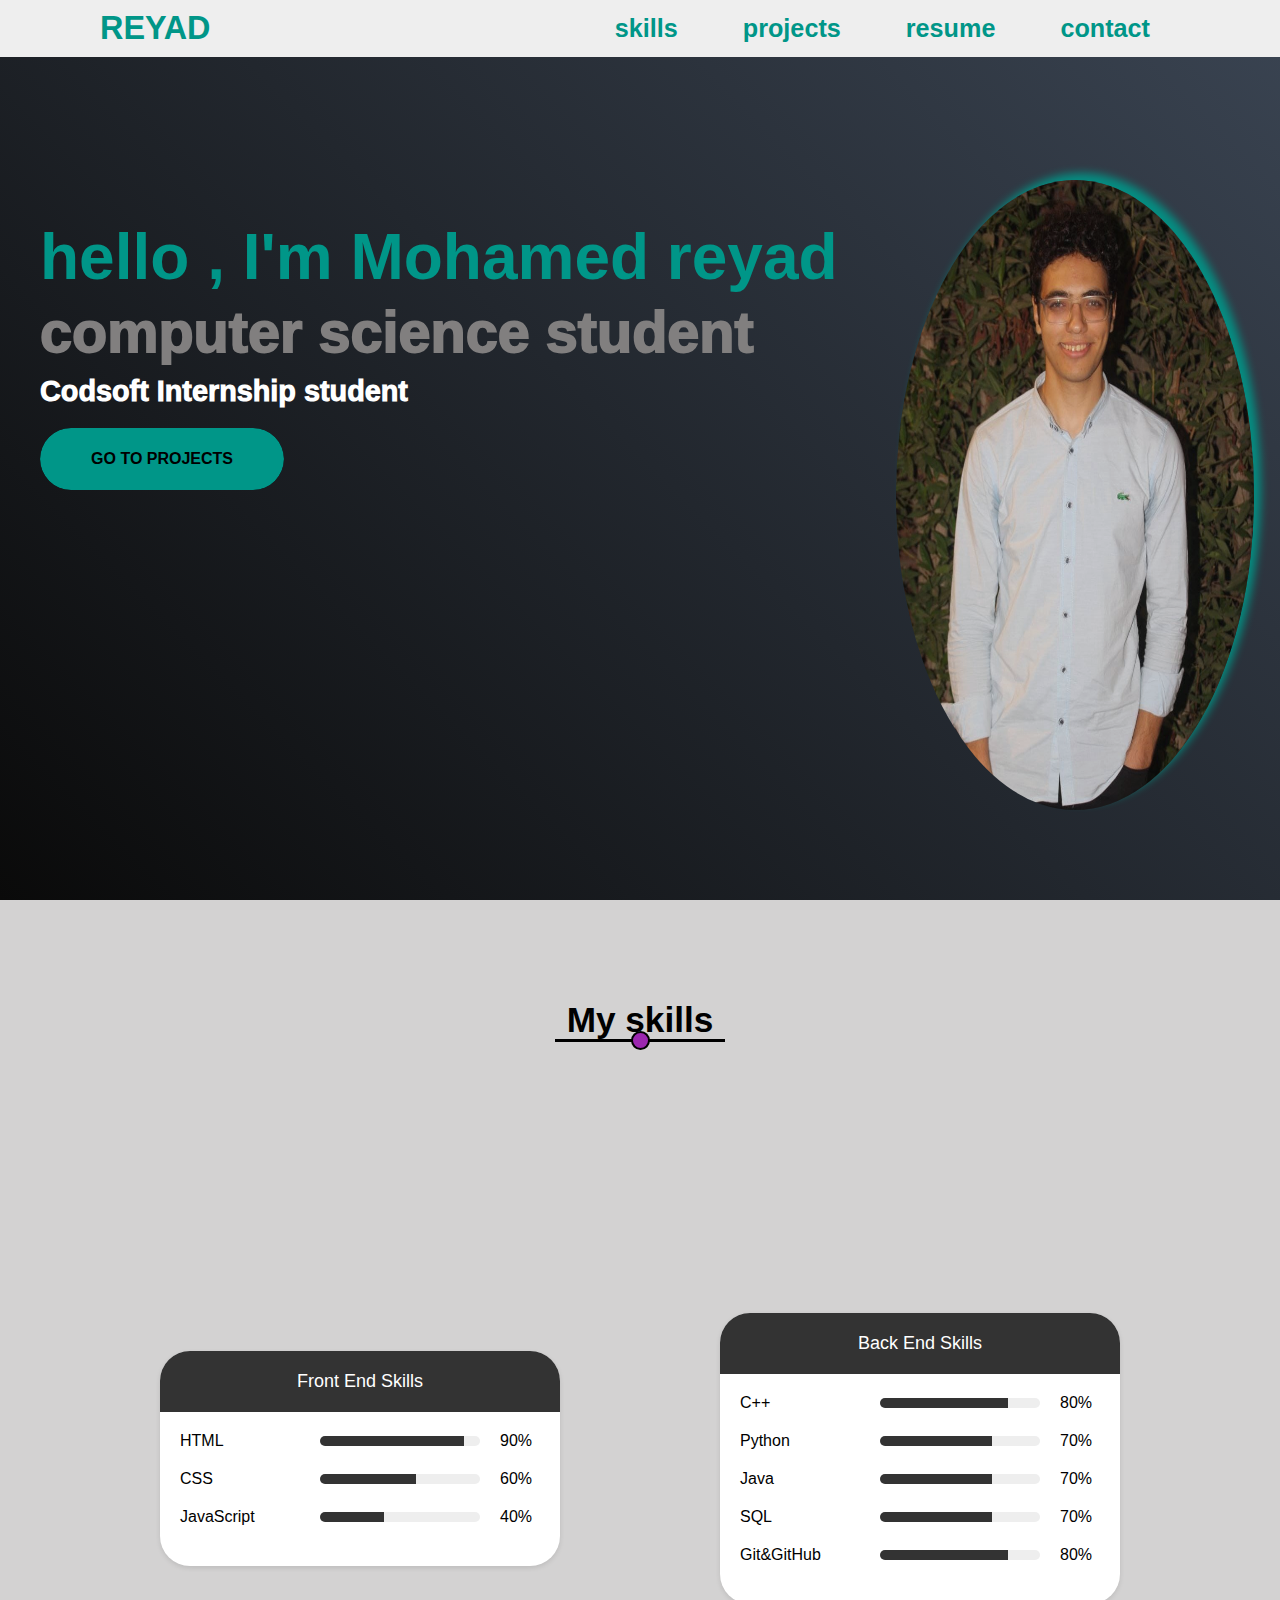
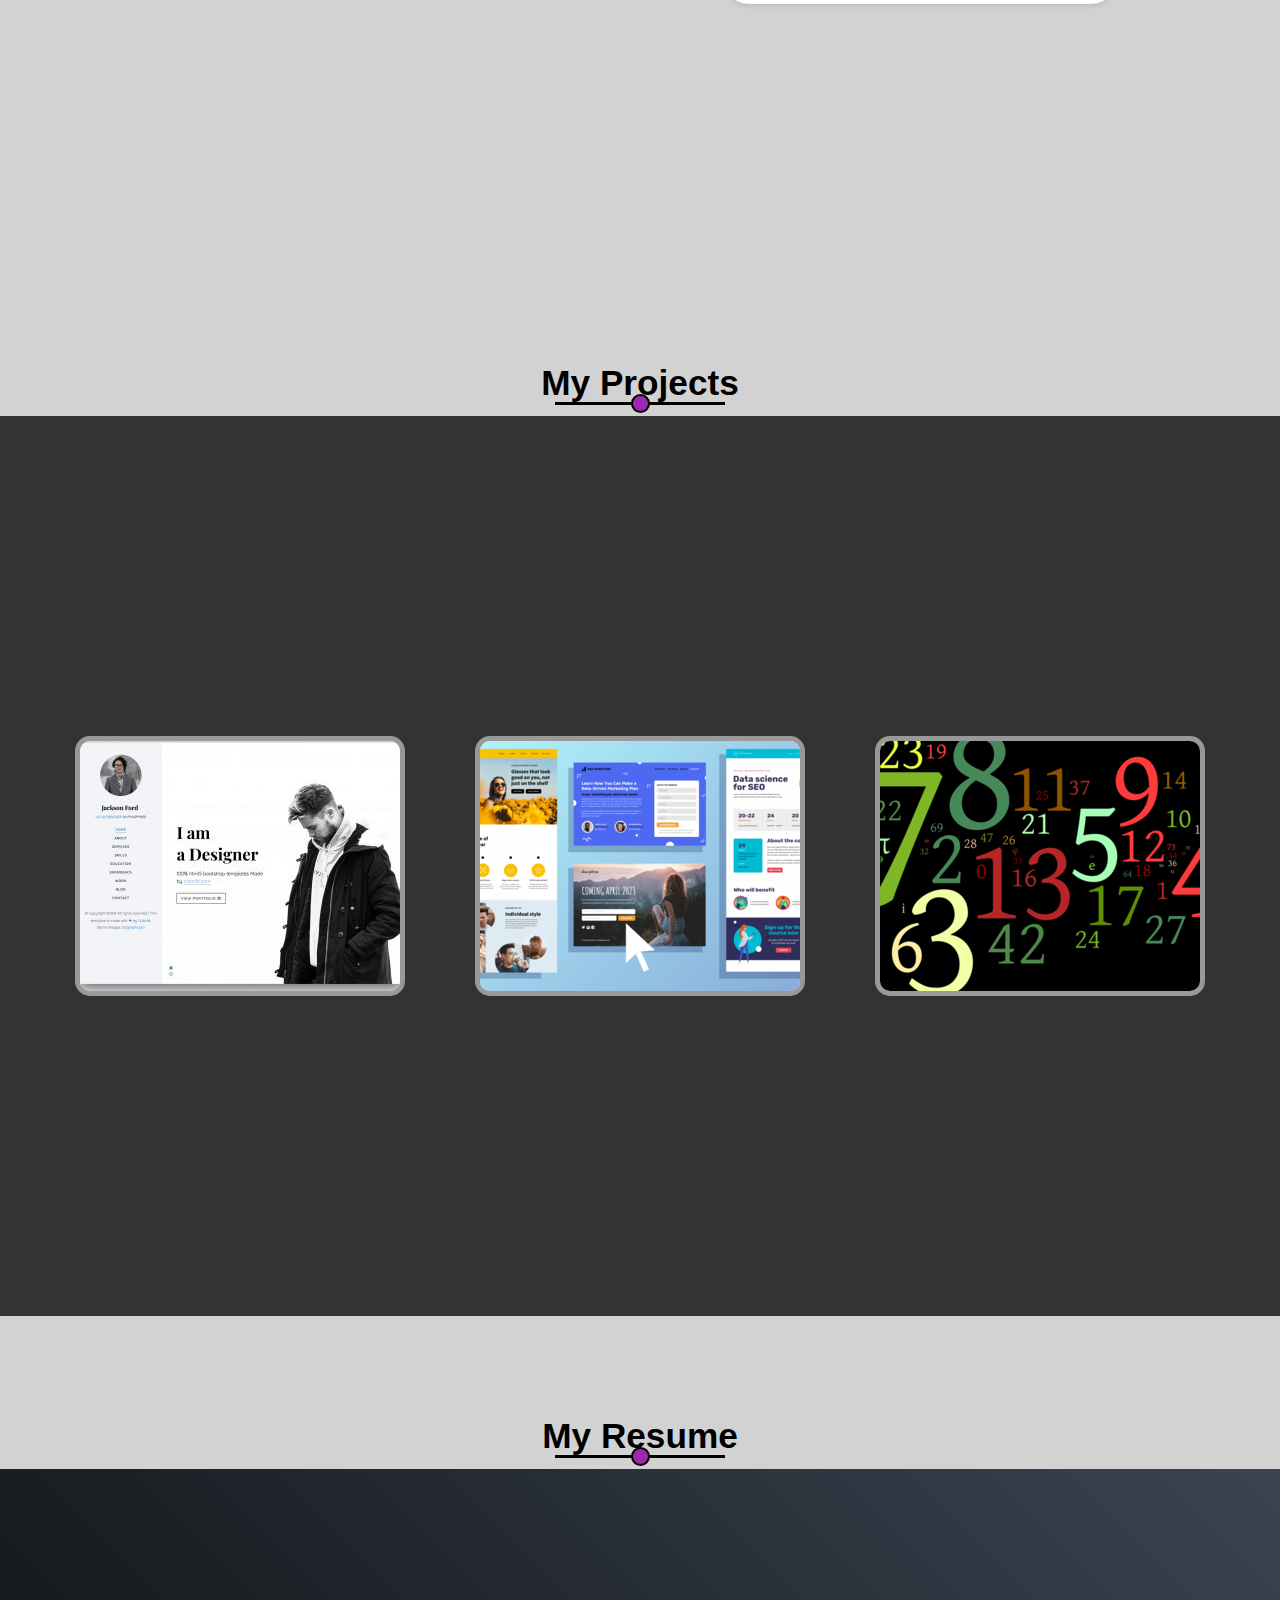
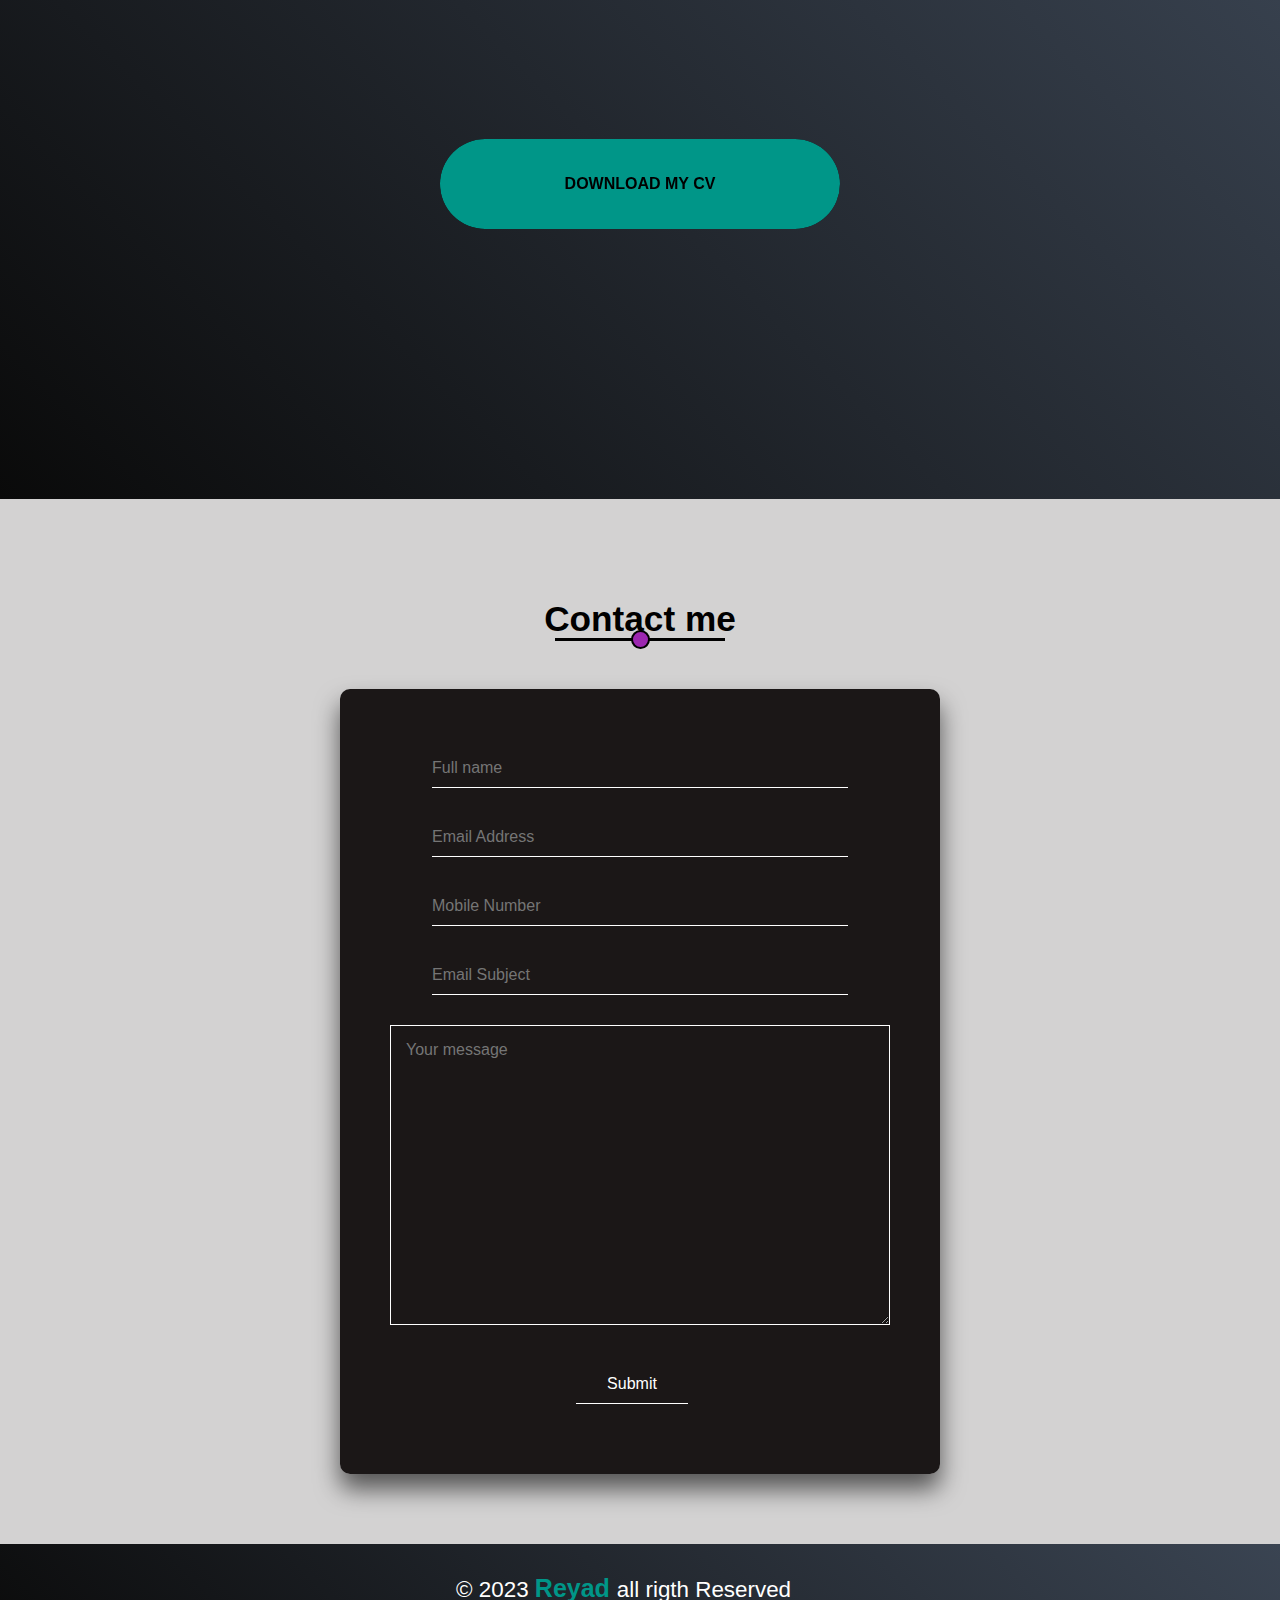
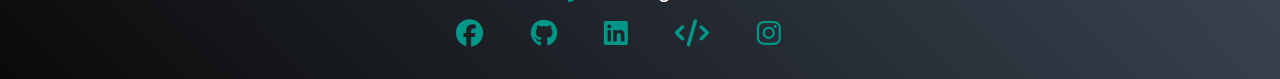
<file: Task 1 (PORTFOLIO)/index.html>
<!DOCTYPE html>
<html lang="en">
<head>
    <meta charset="UTF-8">
    <meta name="viewport" content="width=device-width, initial-scale=1.0">
    <title>Internship Portofolio</title>
    <link rel="stylesheet" href="https://cdnjs.cloudflare.com/ajax/libs/font-awesome/6.4.0/css/all.min.css">
    <link rel="stylesheet" href="css/style.css">
</head>
<body>
<!--start header section  -->
    <div class="container">
        <header class="header" >
            <div class="logo"> <a href="#">Reyad</a></div>
            <div class="nav">
                <a href="#skills">skills</a>
                <a href="#projects">projects</a>
                <a href="#resume">resume</a>
                <a href="#contact">contact</a>
            </div>
        </header>
    </div>

<!-- end header section -->


<!-- start main body section -->
    <div class="container main-body-container">
        <section class="main-body" >
            <div class="main-body-content" >
                <h2>hello , I'm Mohamed reyad <br> <div>computer science student</div></h2>
                <h3>Codsoft Internship student </h3>
                <a href="#projects"> 
                    <button class="btn">
                        <div class="original">Go To Projects </div>
                        <div class="words">
                        <span>GO</span>
                        <span> To </span>
                        <span>Projects</span>
                        </div>
                    </button>
                </a>
            </div>
        </section>
        <div class="personal-photo">
            <img src="items/personal-photooriginal.jpg" alt="">
        </div>
    </div>

<!-- end main body section -->



<!-- start skills section -->
    <div class="container"   id="skills">
        <div class="title"> My skills </div>
        <div class="skills-container">
            <div class="card">
                <div class="header">Front End Skills</div>
                <div class="body">
                    <div class="skill">
                        <div class="skill-name">HTML</div>
                        <div class="skill-level">
                            <div class="skill-percent" style="width: 90%"></div>
                        </div>
                        <div class="skill-percent-number">90%</div>
                    </div>
                    <div class="skill">
                        <div class="skill-name">CSS</div>
                        <div class="skill-level">
                            <div class="skill-percent" style="width: 60%"></div>
                        </div>
                        <div class="skill-percent-number">60%</div>
                    </div>
                    <div class="skill">
                        <div class="skill-name">JavaScript</div>
                        <div class="skill-level">
                            <div class="skill-percent" style="width: 40%"></div>
                        </div>
                        <div class="skill-percent-number">40%</div>
                    </div>
                </div>
            </div>
            <div class="card">
                <div class="header">Back End Skills</div>
                <div class="body">
                    <div class="skill">
                        <div class="skill-name">C++</div>
                        <div class="skill-level">
                            <div class="skill-percent" style="width: 80%"></div>
                        </div>
                        <div class="skill-percent-number">80%</div>
                    </div>
                    <div class="skill">
                        <div class="skill-name">Python</div>
                        <div class="skill-level">
                            <div class="skill-percent" style="width: 70%"></div>
                        </div>
                        <div class="skill-percent-number">70%</div>
                    </div>
                    <div class="skill">
                        <div class="skill-name">Java</div>
                        <div class="skill-level">
                            <div class="skill-percent" style="width: 70%"></div>
                        </div>
                        <div class="skill-percent-number">70%</div>
                    </div>
                    <div class="skill">
                        <div class="skill-name">SQL</div>
                        <div class="skill-level">
                            <div class="skill-percent" style="width: 70%"></div>
                        </div>
                        <div class="skill-percent-number">70%</div>
                    </div>
                    <div class="skill">
                        <div class="skill-name">Git&GitHub</div>
                        <div class="skill-level">
                            <div class="skill-percent" style="width: 80%"></div>
                        </div>
                        <div class="skill-percent-number">80%</div>
                    </div>
                </div>
            </div>
        </div>
    </div>    
<!-- end skills section -->



<!-- start projects section -->

<div class="container" id="projects" >
    <div class="title"> My Projects </div>
    <div class="projects-content">
        <div class="project-card" >
            <div class="cover">
            <img src="items/protofolio.jpg" alt="">
            </div>
            <div class="project-card__content">
                <p class="project-card__title"><a href="../main project 1/index.html" target="_blank">My PORTFOLIO</a></p>
                <p class="project-card__description">My Portofolio built by me using html and css </p>
                <p class="link"> <a href="">Project on GitHub</a></p>
            </div>
        </div>

        <div class="project-card">
            <div class="cover">
                <img src="items/Landing-Page_20.png" alt="">
            </div>
            <div class="project-card__content">
                <p class="project-card__title"><a href="/index.html" target="_blank">LANDING PAGE</a></p>
                <p class="project-card__description">LANDING PAGE built by me using html and css </p>
                <p class="link"> <a href="">Project on GitHub</a></p>
            </div>
        </div>
        
        <div class="project-card">
            <div class="cover">
                <img src="items/calc.png" alt="">
            </div>
            <div class="project-card__content">
                <p class="project-card__title"><a href="../main project 2/calculator.html" target="_blank">CALCULATOR</a></p>
                <p class="project-card__description">CALCULATORbuilt by me using html ,css and JavaScript </p>
                <p class="link"> <a href="">Project on GitHub</a></p>
            </div>
        </div>
    </div>
</div>

<!-- end projects section -->

<!-- start resume section -->

<div class ="container" id="resume">
    <h2 class="title">My Resume</h2>
    <div class="resume-content" >
            <div class="link">
                <a href="https://drive.google.com/file/d/18yGcmV97BNtu0Lc50DoN0EgdN8OPWhpL/view?usp=drive_link"target="_blank">
                    <button class="btn">
                        <div class="original">Download My CV</div>
                        <div class="words">
                            <span>Download</span>
                            <span>My </span>
                            <span>CV</span>
                        </div>
                    </button>
                </a>
            </div>
    </div>
</div>


<!-- end resume section -->


<!-- start contact section -->

<div class="container" id="contact">
    <h2 class="title">Contact me</h2>
        <div class="contact-content" >
            <div class="Contactme-box">
                <form action="mailto:moreyad06@gmail.com" method="post" enctype="text/plain">
                    <div class="user-box">
                        <label>Fullname</label>
                        <input type="text" name="Fullname" required="" placeholder="Full name">
                    </div>
                    <div class="user-box">
                        <label>Email Address</label>
                        <input type="email" name="EmailAddress" required="" placeholder="Email Address">
                    </div>
                    <div class="user-box">
                        <label>Mobile Number</label>
                        <input type="tel" name="MobileNumber" required="" placeholder="Mobile Number">
                    </div>
                    <div class="user-box">
                        <label>Email Subject</label>
                        <input type="text" name="EmailSubject" required="" placeholder="Email Subject">
                    </div>
                    <div class="user-box textbox">
                        <label>Your message</label>
                        <textarea name="Yourmessage" id=""  placeholder="Your message"></textarea>
                    </div>
                        <div class="user-box submit">
                            <label></label>
                            <input type="submit" name="" id="">
                        </div>
                </form>
            </div>
        </div>
</div>


<!-- end contact section -->


<!-- start footer -->
<div class="footer">
    <div class="footer-content">
        <div class="foot-info"> &copy; 2023 <span> Reyad </span> all rigth Reserved</div>
        <div class="scoial-icons">
        <a href="https://www.facebook.com/mohamed.reyad.10/" target="_blank"><i class="fa-brands fa-facebook"></i></a>
        <a href="https://github.com/reyad-7" target="_blank"><i class="fa-brands fa-github"></i></a>
        <a href="https://www.linkedin.com/in/mohamed-a-reyad-914292240" target="_blank"><i
                class="fa-brands fa-linkedin"></i></a>
        <a href="https://codeforces.com/profile/mreyad66" target="_blank"><i class="fa-solid fa-code"></i></a>
        <a href="www.instgram.com" target="_blank"><i class="fa-brands fa-instagram"></i></i></a>
        </div>
    </div>
</div>

<!-- end footer -->
</body>
</html>
</file>
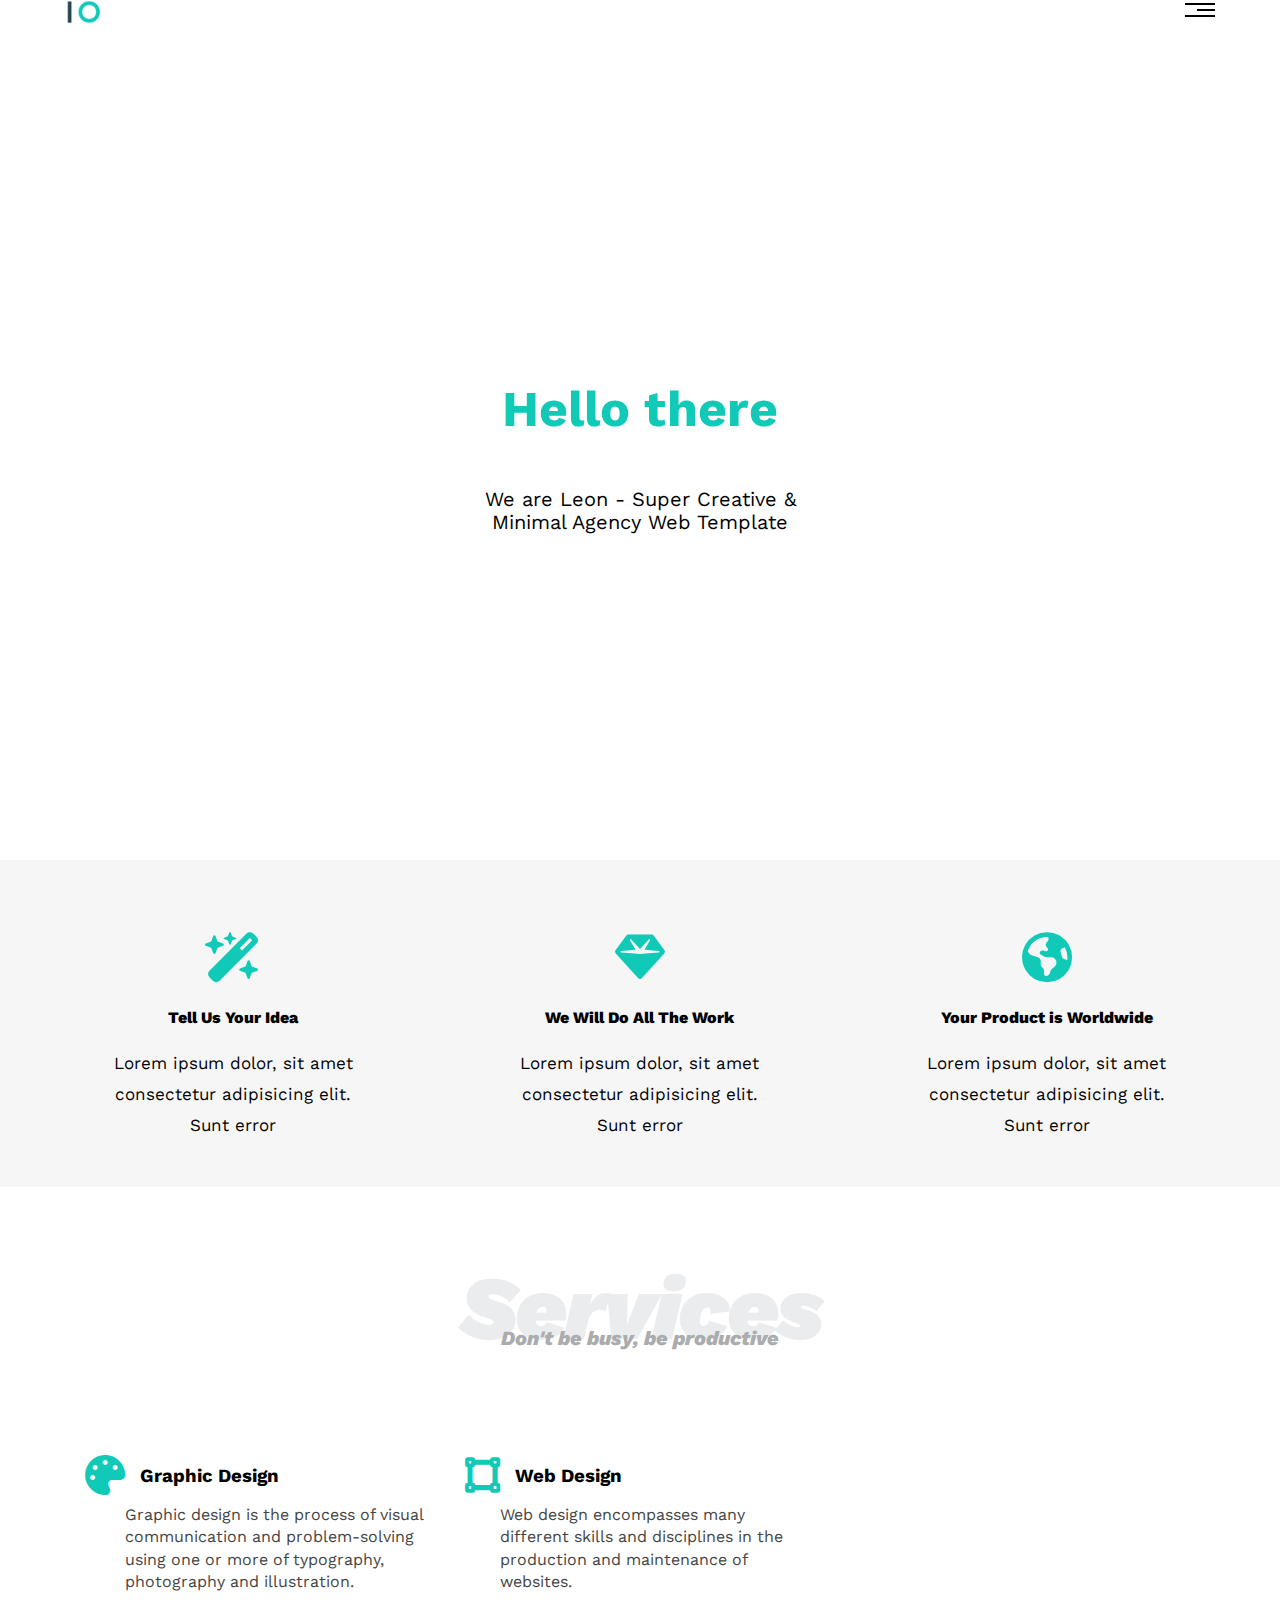
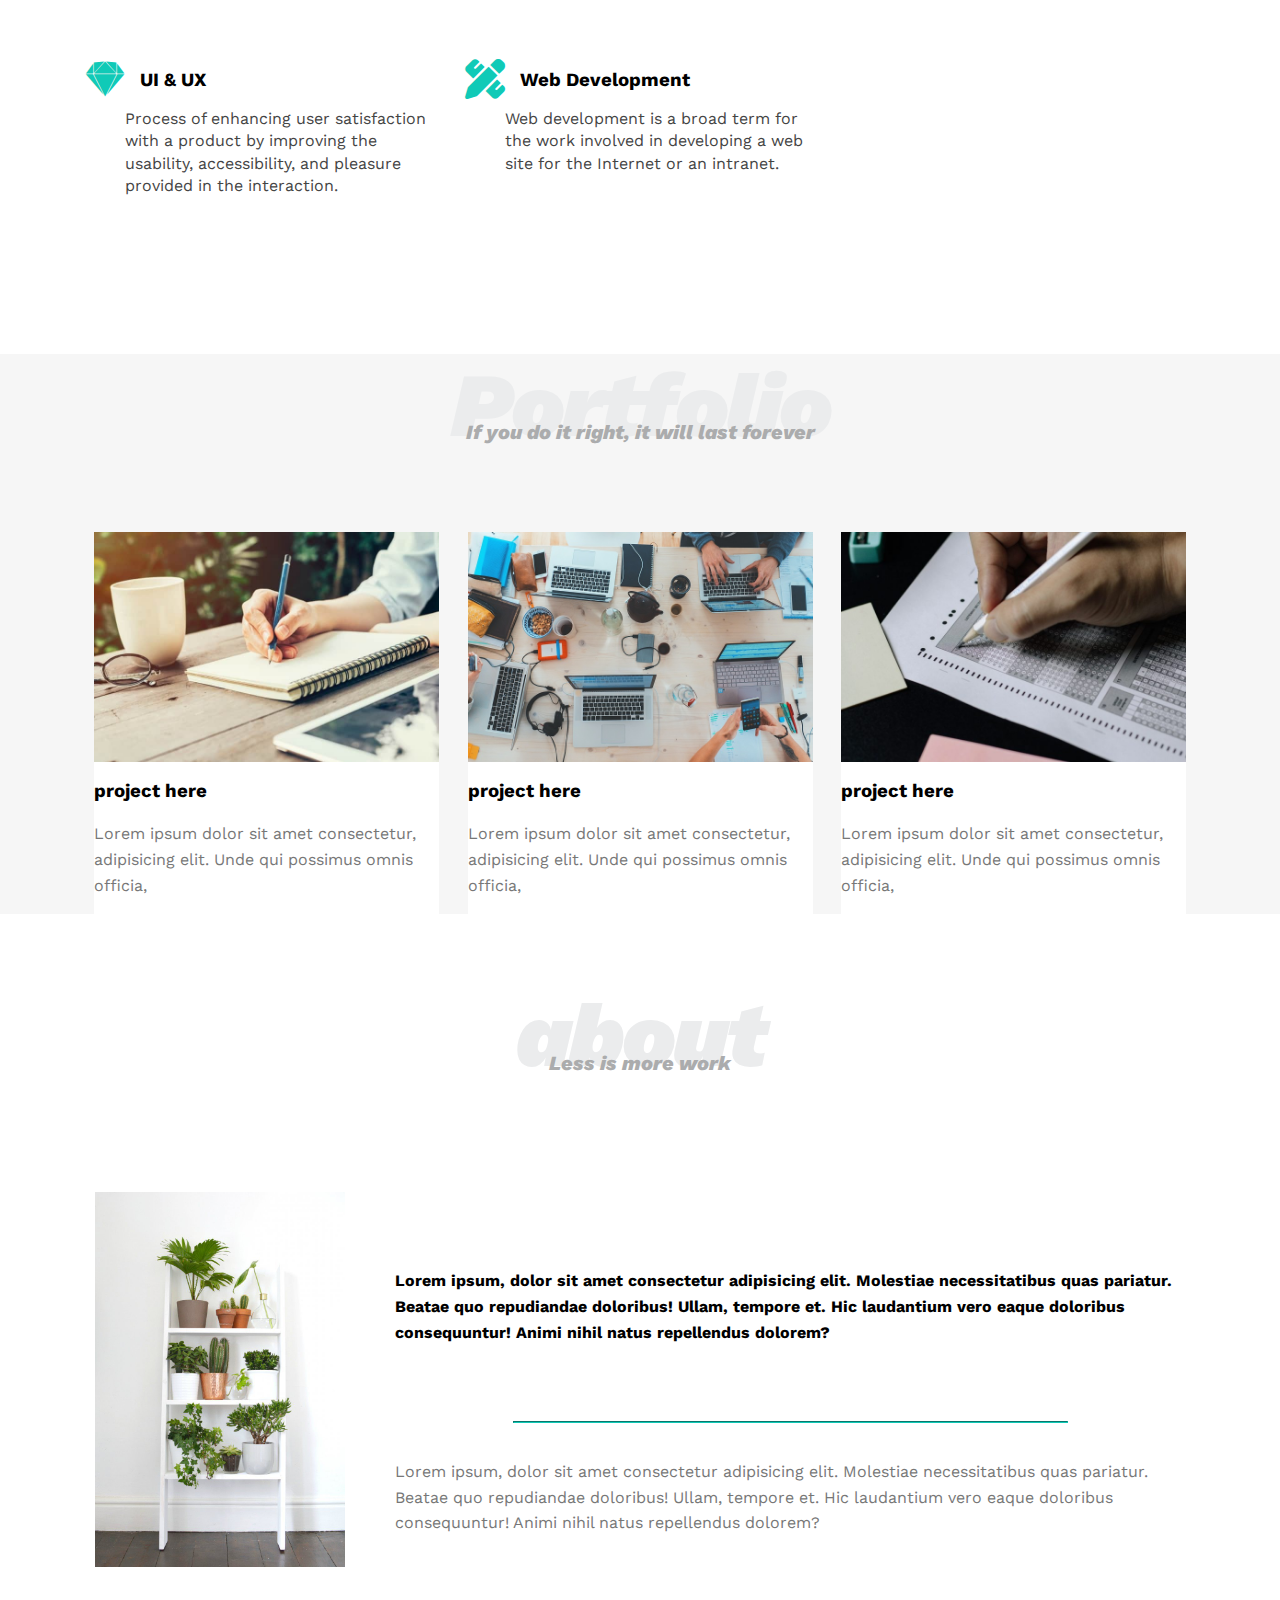
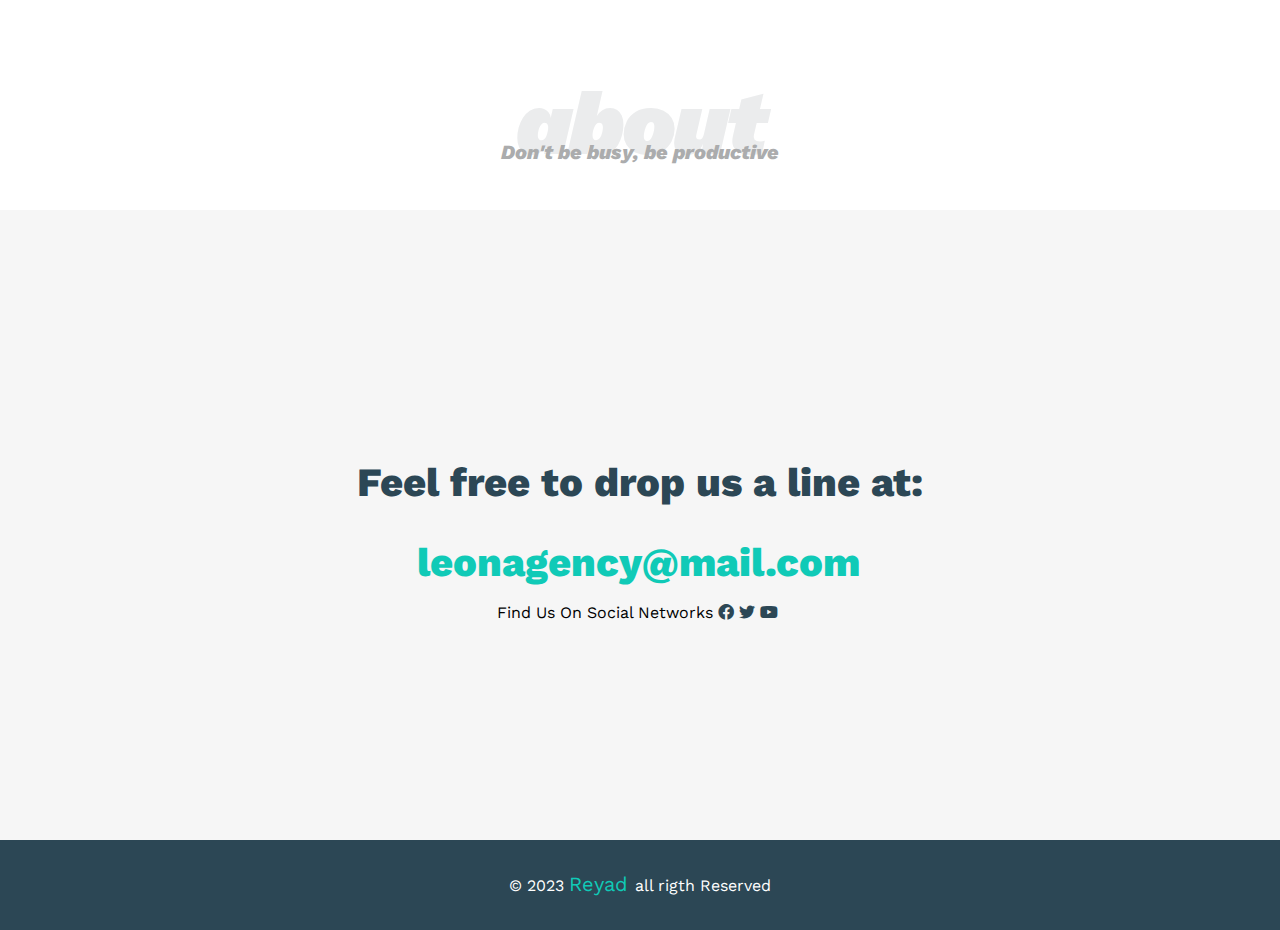
<file: Task 2 (Landing page)/index.html>
<!DOCTYPE html>
<html lang="en">
<head>
    <meta charset="UTF-8">
    <meta name="viewport" content="width=device-width, initial-scale=1.0">
    <title>Projecr One</title>
    <!-- css style sheet  -->
    <link rel="stylesheet" href="css/style.css">
    <!-- normalize style sheet  -->
    <link rel="stylesheet" href="css/normalize.css">
    <!-- font awesome library -->
    <link rel="stylesheet" href="css/all.min.css">

    <!-- google fonts  -->
    <link rel="preconnect" href="https://fonts.googleapis.com">
    <link rel="preconnect" href="https://fonts.gstatic.com" crossorigin>

<link href="https://fonts.googleapis.com/css2?family=Cairo:wght@400;700&family=Jomhuria&family=Poppins:ital,wght@0,100;0,200;0,300;0,400;0,500;0,600;0,700;0,800;0,900;1,100;1,200;1,300;1,400;1,500;1,600;1,700;1,800;1,900&family=Work+Sans:ital,wght@0,100;0,200;0,300;0,400;0,500;0,600;0,700;0,800;0,900;1,100;1,200;1,300;1,400;1,500;1,600;1,700;1,800;1,900&display=swap" rel="stylesheet">

</head>
<body>
    <div class="header">
        <div class="container">
            <img class="logo" src="items/logo.png" alt="">
            <div class="links">
                <span class="icon">
                    <span></span>
                    <span></span>
                    <span></span>
                </span>
                <ul>
                    <li><a href="#services">Services</a></li>
                    <li><a href="#Portfolio">Portfolio</a></li>
                    <li><a href="#about">About</a></li>
                    <li><a href="#contact">Contact</a></li>
                </ul>
                </div>
        </div>
    </div>

    <div class="landing">
        <div class="introclass">
            <h3>Hello there </h3>
            <p>We are Leon - Super Creative & Minimal Agency Web Template</p>
        </div>
    </div>


    <!-- starting cards  -->
    <!-- <div class="container"> -->
        <div class="cards">
            <div class="card">
                <div class="icon"><i class="fa-solid fa-wand-magic-sparkles"></i></div> 
                <h4 class="iconTitle">Tell Us Your Idea</h4>
                <p class="desc">Lorem ipsum dolor, sit amet consectetur adipisicing elit. Sunt error</p>
            </div>

            <div class="card">
                <div class="icon"><i class="fa-solid fa-gem"></i></div> 
                <h4 class="iconTitle">We Will Do All The Work</h4>
                <p class="desc">Lorem ipsum dolor, sit amet consectetur adipisicing elit. Sunt error</p>
            </div>
            
            <div class="card">
                <div class="icon"><i class="fa-solid fa-earth-americas"></i></div> 
                <h4 class="iconTitle">Your Product is Worldwide</h4>
                <p class="desc">Lorem ipsum dolor, sit amet consectetur adipisicing elit. Sunt error</p>
            </div>
        <!-- </div> -->
    </div>
    <!-- ending cards -->


    <!-- services starting  -->
    <div class="services" id="services">
        <h2 class="sectionTitle">Services</h2>

        <div class="container">

            <div class="servicesCards">

                    <div class="column">
                        <!-- Start Service -->
                        <div class="servicesCard">
                            <div  class="servicesicon">
                                <i class="fas fa-palette fa-2x"></i>
                            </div>
                            <div class="desc">
                                <h3>Graphic Design</h3>
                                <p>
                                    Graphic design is the process of visual communication and problem-solving using one or more of
                                    typography, photography and illustration.
                                </p>
                            </div>
                        </div>
                        <div class="servicesCard">
                            <div class="servicesicon">
                                <i  class="fab fa-sketch fa-2x"></i>
                            </div>
                            <div class="desc">
                                <h3>UI & UX</h3>
                                <p>
                                    Process of enhancing user satisfaction with a product by improving the usability, accessibility, and
                                    pleasure provided in the interaction.
                                </p>
                            </div>
                        </div>
                    </div>
                    <!-- End Service -->


                    <div class="column">
                        <!-- Start Service -->
                        <div class="servicesCard">
                            <div class="servicesicon">
                            <i class="fas fa-vector-square fa-2x"></i>
                            </div>
                            <div class="desc">
                                <h3>Web Design</h3>
                                <p>
                                    Web design encompasses many different skills and disciplines in the production and maintenance of
                                    websites.
                                </p>
                            </div>
                        </div>
                        <div class="servicesCard">
                            <div class="servicesicon">
                                <i  class="fas fa-pencil-ruler fa-2x"></i>
                            </div>
                            <div class="desc">
                                <h3>Web Development</h3>
                                <p>
                                    Web development is a broad term for the work involved in developing a web site for the Internet or an
                                    intranet.
                                </p>
                            </div>
                        </div>
                        <!-- End Service -->

                    </div>    
                    
                    <div class="column">
                            <div class="sideimage image-column">
                                <img decoding="async" src="items/sideimage.jpeg" alt="" />
                            </div>
                    </div>
                </div>    
                
            </div>
        </div>
    </div>
    <!-- services ending  -->

<!-- start portofolio -->
<div class="Portfolio" id="Portfolio">
    <h2 class="sectionTitle">Portfolio</h2>

    <div class="container">
        <div class="Portfolio-content">
            <div class="Portfolio-card">
                <img src="items/portfolio-1.jpg" alt="">
                <div class="info">
                    <h3><a href="#">project here</a></h3>
                    <p>Lorem ipsum dolor sit amet consectetur, adipisicing elit. Unde qui possimus omnis officia,</p>
                </div>
            </div>
            <div class="Portfolio-card">
                <img src="items/portfolio-2.jpg" alt="">
                <div class="info">
                    <h3><a href="#">project here</a></h3>
                    <p>Lorem ipsum dolor sit amet consectetur, adipisicing elit. Unde qui possimus omnis officia,</p>
                </div>
            </div>
            <div class="Portfolio-card">
                <img src="items/portfolio-3.jpg" alt="">
                <div class="info">
                    <h3><a href="#">project here</a></h3>
                    <p>Lorem ipsum dolor sit amet consectetur, adipisicing elit. Unde qui possimus omnis officia,</p>
                </div>
            </div>
        </div>
    </div>

</div>


<!-- end portofolio -->



<!-- start about -->
<div class="about" id="about">
    <h2 class="sectionTitle">about</h2>

    <div class="container">
        <div class="about-content">
            <div class="image">
                <img src="items/about.jpg" alt="">
            </div>
            <div class="text">
                <p>
                    Lorem ipsum, dolor sit amet consectetur adipisicing elit. Molestiae necessitatibus quas pariatur. Beatae quo repudiandae doloribus! Ullam,
                    tempore et. Hic laudantium vero eaque doloribus consequuntur! Animi nihil natus repellendus dolorem?
                </p>
                <hr />
                <p>
                    Lorem ipsum, dolor sit amet consectetur adipisicing elit. Molestiae necessitatibus quas pariatur. Beatae quo repudiandae doloribus! Ullam,
                    tempore et. Hic laudantium vero eaque doloribus consequuntur! Animi nihil natus repellendus dolorem?
                </p>
            </div>
        </div>
    </div>

</div>


<!-- end about -->


<!-- start contact -->

<div class="contact" id="contact">
    <h2 class="sectionTitle">about</h2>

        <div class="contact-content">
            <div class="contactinfo">
                <h2>Feel free to drop us a line at:</h2>
                <h3><a href="moreyad06@gmail.com">leonagency@mail.com</a> </h3>
                <span class ="accounts">Find Us On Social Networks 
                    <span> 
                    <a href=""><i class="fa-brands fa-facebook"></i></a>  
                    <a href=""><i class="fa-brands fa-twitter"></i></a>   
                    <a href=""><i class="fa-brands fa-youtube"></i></a>
                    </span>
            </span>
            </div>

        </div>
</div>


<!-- end contact -->


<!-- start footer -->
    <div class="footer">
        <div class="foot-info"> &copy; 2023 <span> Reyad </span> all rigth Reserved</div>
    </div>
<!-- end footer -->

</body>
</html>
</file>
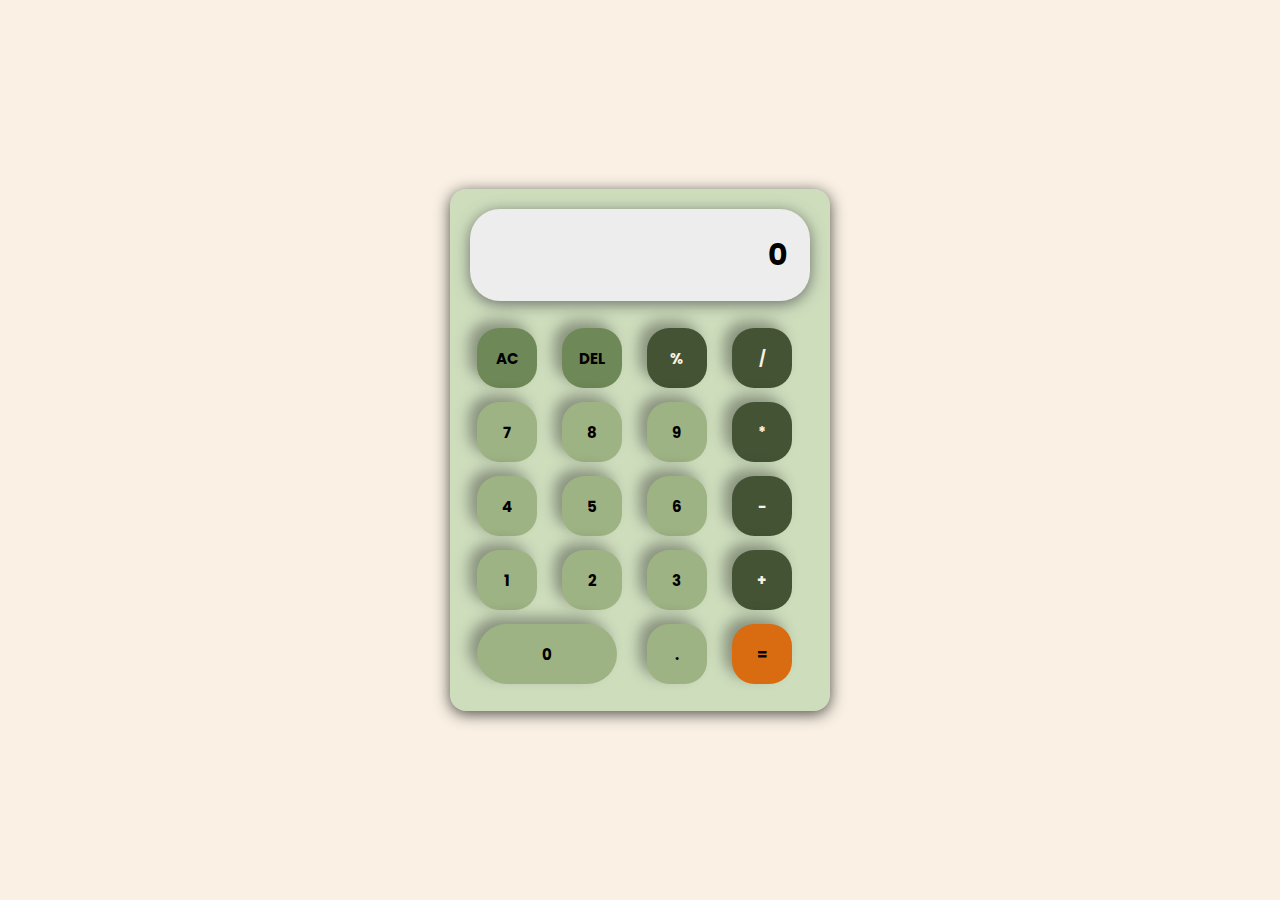
<file: Task 3 (CALCULATOR)/calculator.html>
<!DOCTYPE html>
<html lang="en">
<head>
    <meta charset="UTF-8">
    <meta name="viewport" content="width=device-width, initial-scale=1.0">
    <link rel="stylesheet" href="css/style.css">
    <title>Calculator</title>
</head>
<body>
    <div class="container">
        <div class="calculator">
            <input type="text" id="displaye-screen" placeholder="0" disabled>
                <div class="buttons">
                        <button class="operator Ac">AC</button>
                        <button class="operator Del">DEL</button>
                        <button class="operator">%</button>
                        <button class="operator">/</button>
                        <button class="button">7</button>
                        <button class="button">8</button>
                        <button class="button">9</button>
                        <button class="operator">*</button>
                        <button class="button">4</button>
                        <button class="button">5</button>
                        <button class="button">6</button>
                        <button class="operator">-</button>
                        <button class="button">1</button>
                        <button class="button">2</button>
                        <button class="button">3</button>
                        <button class="operator">+</button>
                        <button class="button0">0</button>
                        <button class="button">.</button>
                        <button class="equalbutton">=</button>
                </div>
        </div>
    </div>
</body>
<script src="js/jscode.js"></script>
</html>
</file>
<file: Task 1 (PORTFOLIO)/css/style.css>
* {
  font-family: 'Poppins', sans-serif;
  margin: 0;
  padding: 0;
  box-sizing: border-box;
  scroll-behavior: smooth;
}


:root{
    --titlemargin: 100px;
    --maincolor:#009688;
    --sectionBackgroundColor:#d3d2d2;
}

body{
  background-color: var(--sectionBackgroundColor);
}



/* start header section */

.container header{
    width: 100%;
    padding: 10px 100px;
    position: fixed;
    z-index: 999;
    display: flex;
    justify-content: space-between;
    align-items: center;
    background-color:#eee;
}

.logo a{
    text-decoration: none;
    color: var(--maincolor);
    text-transform: uppercase;
    font-weight: 800;
    font-size: 1.8em;
    transition: .3s ease;
}

.logo a:hover{
    color: #575757;
    transform:scale(1.1) ;
}

.nav a {
    padding: 0 30px;
    text-decoration: none;
    color:var(--maincolor);
    font-size: 1.4em;
    font-weight: 600;
    transition: .3s;
}

.nav a:hover{
    color:#575757;
    transform: scale(1.1);
}


/* end header section */


/*  start main body section  */


.main-body-container{
  display: flex;
  align-items: center;
  background: linear-gradient(45deg, #0a0a0a, #3a4452);
}


.main-body-container .personal-photo img{
  position: absolute;
  top: 20%;
  right: 2%;
  height: 70%;
  width: 28%;
  border-radius: 50%;
  opacity: 0.9;
  box-shadow: 7px -7px 8px #009688;
  transition: .4s;
  /* border: 8px solid #616161; */
}


.main-body-container .personal-photo img:hover {
  opacity: 1.1;
  transform: scale(1.1);
  box-shadow: -7px 7px 8px #009688;
  /* border: 0; */
}

.main-body{
    padding:150px 200px 0 40px ;
    width: 100%;
    min-height: 100vh;
}

.main-body h2{
    margin-top: 70px ;
    color: #009688;
    font-size: 4em;
    font-weight: 700;
}

.main-body h2 div{
  margin-top: 5px;
  color:#817f7f;
  font-size: .9em;
  font-weight: 1000;
}


.main-body h3 {
    margin-top: 10px ;
    margin-bottom: 20px;
    font-size: 1.8em;
    color: white;
    font-weight: 1000;
}


.btn,
.btn *,
.btn :after,
.btn :before,
.btn:after,
.btn:before {
  border: 0 solid;
  box-sizing: border-box;
}

.btn {
  -webkit-tap-highlight-color: transparent;
  background-color: #000;
  background-image: none;
  color: #fff;
  cursor: pointer;
  font-size: 100%;
  line-height: 1.5;
  margin: 0;
  -webkit-mask-image: -webkit-radial-gradient(#000, #fff);
  padding: 0;
}

.btn:disabled {
  cursor: default;
}



.btn {
  border-radius: 999px;
  box-sizing: border-box;
  display: block;
  font-weight: 900;
  overflow: hidden;
  padding: 1.2rem 3rem;
  position: relative;
  text-transform: uppercase;
  transition: .7s;
}
.btn:hover{
  transform: scale(1.1);
}

.btn .original {
  background:var(--maincolor);
  color: #000;
  display: grid;
  inset: 0;
  place-content: center;
  position: absolute;
  transition: transform 0.2s cubic-bezier(0.87, 0, 0.13, 1);
}

.btn:hover .original {
  transform: translateY(100%);
}

.btn .words {
  display: inline-flex;
}

.btn span {
  opacity: 0;
  transform: translateY(-15px);
  transition: transform 0.2s cubic-bezier(0.87, 0, 0.13, 1), opacity 0.2s;
}

.btn span:nth-child(2n) {
  transform: translateY(15px);
}

.btn:hover span {
  opacity: 1;
  transform: translateY(0);
  transition-duration:.3s;
}

.btn:hover span:nth-child(2) {
  transition-delay: 0.3s;
}

.btn:hover span:nth-child(3) {
  transition-delay: 0.4s;
}
.btn span {
  padding-left: 5px
}


/* start skills section  */

.skills-container{
  display: flex;
  justify-content: center;
  justify-content: space-evenly;
  align-items: center;
  height: 90vh;
}

.title{
  margin-top: var(--titlemargin);
  margin-bottom: 13px;
  display: flex;
  justify-content: center;
  align-items: center;
  background-color: var(--sectionBackgroundColor);
  font-size: 2.2em;
  font-weight: 800;
  position: relative;
}

.title::after{
  position: absolute;
    content: "";
    background-color: black;
    width: 170px;
    height: 3px;
    bottom: -2px;
}

.title::before {
  position: absolute;
    content: "";
    background-color: #9C27B0;
    width: 15px;
    height: 15px;
    bottom: -10px;
    transform: translate(-50, -50);
    border: 2px solid black;
    border-radius: 50%;
    z-index: 1;
}

.card {
  width: 400px;
  background-color: #fff;
  box-shadow: 0 2px 5px rgba(0, 0, 0, 0.1);
  border-radius: 30px;
  overflow: hidden;
  transition: .4s;
}

.header {
  background-color: #333;
  color: #fff;
  padding: 20px;
  text-align: center;
  font-size: 18px;
  transition: .4s;
}



.body {
  padding: 20px;
}

.skill {
  display: flex;
  align-items: center;
  margin-bottom: 20px;
  transition: .4s;
}


.skill:hover {
  transform: scale(1.1);
}

.skill-name {
  width: 120px;
  font-size: 16px;
  transition: .4s;
}


.skill-level {
  width: 160px;
  height: 10px;
  background-color: #eee;
  border-radius: 10px;
  overflow: hidden;
  margin-left: 20px;
  transition: .4s;
}



.skill-percent {
  background-color: #333;
  height: 100%;
}


.skill-percent-number {
  margin-left: 20px;
  font-size: 16px;
}
/* end skills section */




/* start projects section */

.container .projects-content{
  background-color: #333;
  display: flex;
  justify-content: space-evenly;
  align-items: center;
  min-height: 100vh;
  flex-wrap: wrap;
}


.project-card {
  position: relative;
  width: 320px;
  height: 250px;
  background-color: #f2f2f2;
  border-radius: 10px;
  display: flex;
  align-items: center;
  justify-content: center;
  overflow: hidden;
  perspective: 1000px;
  box-shadow: 0 0 0 5px #ffffff80;
  transition: all 0.6s cubic-bezier(0.175, 0.885, 0.32, 1.275);
}

.project-card .image img {
  width: 100%;
  border-radius: 20px;  
  fill: #333;
  transition: all 0.6s cubic-bezier(0.175, 0.885, 0.32, 1.275);
}

.project-card:hover {
  transform: scale(1.05);
  box-shadow: 0 8px 16px rgba(255, 255, 255, 0.2);
}

.project-card__content {
  position: absolute;
  top: 0;
  left: 0;
  width: 100%;
  height: 100%;
  padding: 20px;
  box-sizing: border-box;
  background-color: #f2f2f2;
  transform: rotateX(-90deg);
  transform-origin: bottom;
  transition: all 0.6s cubic-bezier(0.175, 0.885, 0.32, 1.275);
}

.project-card:hover .project-card__content {
  transform: rotateX(0deg);
}

.project-card__title a {
  text-decoration: none;
  margin: 0;
  font-size: 24px;
  color: #333;
  font-weight: 700;
}

.project-card__title a:hover{
  color: blue;
}



.project-card__description {
  margin: 10px 0 0;
  font-size: 14px;
  color: #777;
  line-height: 1.4;
}

.project-card__content p{
    margin: 10px 0 0;
}

.project-card__content .link a {
  text-decoration: none;
  font-size: 15px;
  color: #333;
  font-weight: 700;
}

.project-card__content .link a:hover {
  color: blue;
}
/* end projects section */






/*  start resume section  */


.resume-content {
  background-color: black;
  width: 100%;
  height: 70vh;
  display: flex;
  justify-content: center;
  align-items: center;
  background: linear-gradient(45deg, #0a0a0a, #3a4452);
}

.resume-content .link .original {
  background-color: var(--maincolor);
}

.link .btn{
  width: 400px;
  height: 90px;
  transition: .7s;
}

.link .btn:hover{
  transform: scale(1.1);
}


/*  end resume section  */




/* start contact section  */

.contact-content{
  margin-top: 50px;
  display: flex;
  justify-content: center;
  align-items: center;
}

.contact-content .Contactme-box {
  /* position: absolute; */
  /* top: 50%;
  left: 50%; */
  width: 600px;
  padding:40px;
  /* transform: translate(-50%, -50%); */
  background: rgba(24, 20, 20, 0.987);
  /* box-sizing: border-box; */
  box-shadow: 0 15px 25px rgba(0, 0, 0, .6);
  border-radius: 10px;  
}

/* .contact-content .login-box .user-box {
  position: relative;
} */

.contact-content .Contactme-box .user-box input {
  display: flex;
  justify-content: center;
  align-items: center;
  width: 80%;
  margin: 20px auto;
  padding: 10px 0;
  font-size: 16px;
  margin-bottom: 30px;
  border: none;
  color: white;
  outline: none;
  border-bottom: 1px solid #fff;
  background: transparent;
}

.contact-content .Contactme-box .user-box label {
  position: absolute;
  top: 0;
  left: 0;
  padding: 10px 0;
  font-size: 16px;
  color: #fff;
  pointer-events: none;
  transition: .5s;
}

.textbox textarea {
    height: 300px;
    width: 500px;
    display: flex;
    margin: 20px auto;
    padding: 15px 0 10px 15px;
    font-size: 16px;
    color: white;
    outline: none;
    border: 1px solid white;
    background: transparent;
}

/* .textbox textarea [placeholder]{
  color: red;


} */

.contact-content .Contactme-box .submit{
  color: #ffffff;
    text-decoration: none;
    transition: .4s;
    margin-top: 40px;
    letter-spacing: 4px;
    width: 140px;
    margin-left: calc((70%) /2);
}


.contact-content .Contactme-box .submit:hover {
  background: var(--maincolor);
  transform: scale(1.2);
  color: black;
  border-radius: 10px;
}




/* start contact section  */


/* start footer  */

.footer {
  margin-top: 70px;
  background: linear-gradient(45deg, #0a0a0a, #3a4452);
  height: 15vh;
  display: flex;
  justify-content: center;
  align-items: center;
  color: white;

}

.footer .foot-info{
  font-size: 1.4em;
}

.footer .foot-info span {
  font-weight: bold;
    color: var(--maincolor);
    font-size: 25px;
}

.footer-content .scoial-icons{
  margin-top:15px ;
}
.footer-content .scoial-icons a {
  color: var(--maincolor);
  padding-right: 43px;
  font-size: 1.7em;
  transition: .4s all;
}

.footer-content .scoial-icons:hover a{
  color:black;
}

.footer-content .scoial-icons a:hover {
  transform:scale(1.1) ;
  color: white;
}


/*  end footer  */
</file>
<file: Task 2 (Landing page)/css/style.css>
*{
    -webkit-box-sizing: border-box;
    -moz-box-sizing: border-box;
    box-sizing: border-box;
}

:root{
    --main-color:#10cab7;
    --sectionBackGroundColor:#f6f6f6;
}
body{
    font-family: 'Cairo', 'sans-serif';
    font-family: 'Jomhuria', cursive;
    font-family: 'Poppins', sans-serif;
    font-family: 'Work Sans', sans-serif;
}

.container{
    margin-left: auto;
    margin-right: auto;
    width:900px;
    padding-left:10px ;
    padding-right:10px ;
    display: flex;
    justify-content: space-between;
    align-items: center;
}

@media (min-width:768px){
    .container{
        width: 750px ;
    }
}
@media (min-width:992px){
    .container{
        width:970px ;
    }
}
@media (min-width:1200px){
    .container{
        width:1170px ;
    }
}



.container img{
    width:60px;
}

.container .links{
    position: relative;
}

.container .links span{
    display: flex;
    flex-wrap: wrap;
    justify-content: flex-end;
    width: 30px;
}

/* .container .links:hover span:nth-child(2){
    width: 100%;
} */


.header .links:hover .icon span:nth-child(2) {
    width: 100%;
}

.container .links .icon:hover .header .links ul{
    display: block;
}

.container .links .icon span{
    background-color: black;
    margin-bottom: 4px;
    height: 2px;
}
.container .links .icon span:first-child{
    width: 100%;
}

.container .links .icon span:nth-child(2){
    width: 60%;
    transition: .3s;
}

.container .links .icon span:last-child{
    width: 100%;
}


.header .links ul {
    display: none;
    text-decoration: none;
    position: absolute;
    list-style: none;
    background-color: #f6f6f6;
    min-width: 200px;
    top:calc( 100% + 15px);    
    right: 0;
    margin: 0;
    padding: 0;
    transition: .3s;
}

.header .links:hover ul{
    display: block;
}

.header .links ul::before {
    content: "";
    position: absolute;
    top: -25px;
    right: 0;
    border-width:13px ;
    border-color: transparent transparent #f6f6f6 transparent;
    border-style: solid;
}


.header .links ul li a{
    display: block;
    text-decoration: none;
    margin-bottom: 4px;
    padding: 15px;
    color: #333;
    transition: .3s;
}

.header .links ul li a:hover{
    padding-left: 25px ;
}

.header .links ul li:not(:last-child) a{
    border-bottom: 1px solid #DDD ;
}

.landing {
    text-align: center ;
    background:url(https://elzerowebschool.github.io/HTML_And_CSS_Template_One/images/landing.jpg);
    height: calc(100vh - (64px));
    background-size: cover;        
    margin: 0;
    position: relative;
    z-index: -1;

}

.landing .introclass {
    position: absolute ;
    top: 50%;
    left: 50%;
    transform: translate(-50%,-50%);
    margin: 0;
    text-align: center;
    width: 320px;
    max-width: 100%;

}

.landing .introclass h3{
    color: var(--main-color);
    font-size: 50px;
    font-weight: bold;
}

.landing .introclass p{
    font-size: 20px;
    color: rgb(0, 0, 0);
}




/*     starting cards  */

.cards{
    padding:30px;
    display: flex;
    align-items: center;
    justify-content: flex-start;
    justify-content: space-around;
    flex-wrap: wrap;
    background-color: var(--sectionBackGroundColor);
}

.cards .card{
    text-align: center;
    width: 250px;
    margin: 0;
    transition: .7s;
}
.cards .card:hover.card{
    transform: scale(1.1);
}


.cards .card .icon{
    margin-top: 40px;
    color: var(--main-color);
    font-size: 50px;
}


.cards .card .iconTitle{
    font-weight: 800;
}

.cards .card .desc{
    line-height: 1.8;
    font-size: 17px;
}

/* ending cards  */




/* starting services */

/* Common styles for all screen sizes */

.sectionTitle {
    text-align: center;
    margin-top: 70px;
    font-size: 90px;
    font-style: italic;
    position: relative;
    color: #ebeced;
    font-weight: 900;
    letter-spacing: -3px;
}

.sectionTitle::after {
    content: "Don't be busy, be productive";
    color: #abacad;
    position: absolute;
    width: 100%;
    letter-spacing: 0px;
    left: 50%;
    bottom: 0px;
    transform: translate(-50%, -50%);
    font-weight: 800;
    font-size: 20px;
    text-align: center;
}

.container .servicesCards {
    padding: 20px;
    display: grid;
    grid-template-columns: repeat(auto-fill, minmax(300px, 1fr));
    grid-gap: 30px;
}

.servicesCards .servicesCard {
    display: flex;
    flex-direction: row;
    margin-bottom: 50px;
    transition: .7s;
}

.servicesCards .servicesCard:hover.servicesCard {
    transform: scale(1.1);
}

.servicesicon {
    color: var(--main-color);
    flex-basis: 60px;
    font-size: 20px;
}

.desc h3 {
    margin: 11px 0px 10px 15px;
}

.desc p {
    color: #444;
    line-height: 1.4;
}

/* Media Queries for Small Screens */
@media (max-width: 767px) {
    .container .servicesCards .servicesCard {
        flex-direction: column;
        text-align: center;
    }
.services .servicesCards .sideimage img {
    display: none;
}
}
/* Media Queries for Medium Screens */
@media (min-width: 768px) and (max-width: 1023px) {
    /* Add your styles for medium screens here */
    .services .servicesCards .sideimage img {
        display: none;
    }
}

/* side image starting */

.services .servicesCards .sideimage img {
    position: relative;
    height: 400px;
    width: 200px;
    z-index: 1;
}

/* ending services */



/* start portofolio */

.Portfolio .sectionTitle::after{
    content: "If you do it right, it will last forever";
    color: #abacad;
    position: absolute;
    width: 100%;
    letter-spacing: 0px;
    left: 50%;
    top: 77%;
    font-weight: 800;
    font-size: 20px;
    text-align: center;
} 

.Portfolio{
    background-color: var(--sectionBackGroundColor);
    
}

.container .Portfolio-content {
    display: flex;
    flex-wrap: wrap;
    justify-content: space-evenly;
    align-items: center;  
}
.container .Portfolio-content .Portfolio-card{
    background-color: white;
    width: calc(90%/3);
}

.Portfolio-content .Portfolio-card img{
    width: 100%;
}

.Portfolio-content .Portfolio-card .info h3{
    margin-top: 15px;
}
.Portfolio-content .Portfolio-card .info h3 a{
    text-decoration: none;
    color: black;
}
.Portfolio-content .Portfolio-card .info h3 a:hover{
    color: #3a6cf4;
    /* transform: scale(1.1); */
}

.Portfolio-content .Portfolio-card .info p{
    line-height: 1.6;
    color: #777;
}




/* start about  */

.about .sectionTitle::after{
    content: "Less is more work";
    color: #abacad;
    position: absolute;
    width: 100%;
    letter-spacing: 0px;
    left: 50%;
    top: 77%;
    font-weight: 800;
    font-size: 20px;
    text-align: center;
} 

.about .about-content{
    padding: 30px;
    display: flex;
    flex-wrap: wrap;
    justify-content: space-between;
}

@media (max-width: 991px) {
    .about .about-content {
    flex-direction: column;
    text-align: center;
    }
}

@media (max-width: 991px) {
    .about .about-content {
    flex-direction: column;
    text-align: center;
    }
    .container{
        width: 990px;
    }
}
.about .about-content .image img{
    position: relative;
    width: 250px;
    height: 375px;

}

.about .about-content .text{
    flex: 1;
    padding-top: 40px;
    padding-left: 50px;
}

.about .about-content .text p:first-of-type{
    font-weight: bold;
    padding-top: 20px;
    padding-bottom: 60px;
    line-height: 1.6;

}


.about .about-content .text hr{
    width: 70%;
    border-color: var(--main-color);
}    


.about .about-content .text p:last-of-type{
    padding-top: 20px;
    color: #777;
    line-height: 1.6;

}

/* .about .about-content .image img::before{
    content: "";
    position: absolute;
    background-color: #1d456d;
    width: 100px;
    height: calc(100% + 80px);
    top: -40px;
    left: -20px;
    z-index: -1;
}


.about .about-content .image img::after{
    content: "";
} */


/* end about  */

/* start contact  */

.contact-content{
    margin-top: -40px;
    display: flex;
    justify-content: space-evenly;
    align-items: center;
    background-color: var(--sectionBackGroundColor);
    height: 70vh;
}

.contact-content .contactinfo h2{
    color: #2c4755;
    font-weight:800 ;
    font-size: 40px;

}

.contact-content .contactinfo h3{
    padding-left: 60px;
}
.contact-content .contactinfo h3 a{
    text-decoration: none;
    color: var(--main-color);
    font-weight:800 ;
    font-size: 40px;
}

.contact-content .contactinfo .accounts{
    padding-left:140px ;
}

.contact-content .contactinfo .accounts span a{
    color:#2c4755;
}

.footer{
    background-color: #2c4755;
    height: 10vh;
    display: flex;
    justify-content: center;
    align-items: center;
    color: white;

}

.footer .foot-info span {
    color: var(--main-color);
    font-size: 20px;
}

/* end contact  */
</file>
<file: Task 3 (CALCULATOR)/css/style.css>
@import url('https://fonts.googleapis.com/css2?family=Poppins:wght@500&display=swap');

* {
    margin: 0;
    padding: 0;
    box-sizing: border-box;
    font-family: 'Poppins', sans-serif;
}


.container{
    display: flex;
        justify-content: center;
        align-items: center;
        width: 100%;
        height: 100vh;
        background-color: #FAF1E4;
}

.calculator{
    order: 1px solid #717377;
    padding: 20px;
    border-radius: 16px;
    box-shadow: 0px 3px 15px rgba(32, 32, 32, 0.8);
    background-color: #CEDEBD;
}

input{
    width: 340px;
    border: none;
    padding: 23px;
    margin-bottom: 20px;
    text-align: right;
    font-size: 30px;
    font-weight: bold;
    box-shadow: 0px 3px 15px rgba(84, 84, 84, 0.8 );
    background-color:rgb(237 237 237);
    border-radius: 30px;
}


input::placeholder {
    color:black;
    
}


.calculator .buttons{
    display: grid;
    grid-template-columns: repeat(4,calc((100%)/4));
}

button{
    width: 60px;
        height: 60px;
        border-radius: 37%;
        border: none;
        text-align: center;
        color: black;
        background-color:#9EB384;
        margin: 7px;
        margin-right: 10px;
        transition: .4s;
        font-size: 15px;
        font-weight: bold;
        box-shadow: -8px -7px 14px rgba(34, 33, 33, 0.4);
        cursor: pointer;
}
.button0{
    width: 140px;
    border-radius: 30px;
    grid-column: span 2;
}

button:hover {
    /* transform: scale(1.1); */
    font-size: 15px;
    font-weight: bold;
}
button:hover{
    background-color:#667456;
}

.equalbutton{
    background-color:#d96b10;
}

.equalbutton:hover{
    background-color: #6d3609;
}

.operator {
    color:#FAF1E4;
    background-color: #435334;
    font-weight: bold;
}

.Del,
.Ac{
    background-color:#6f8857;
    color: black;
}
</file>
